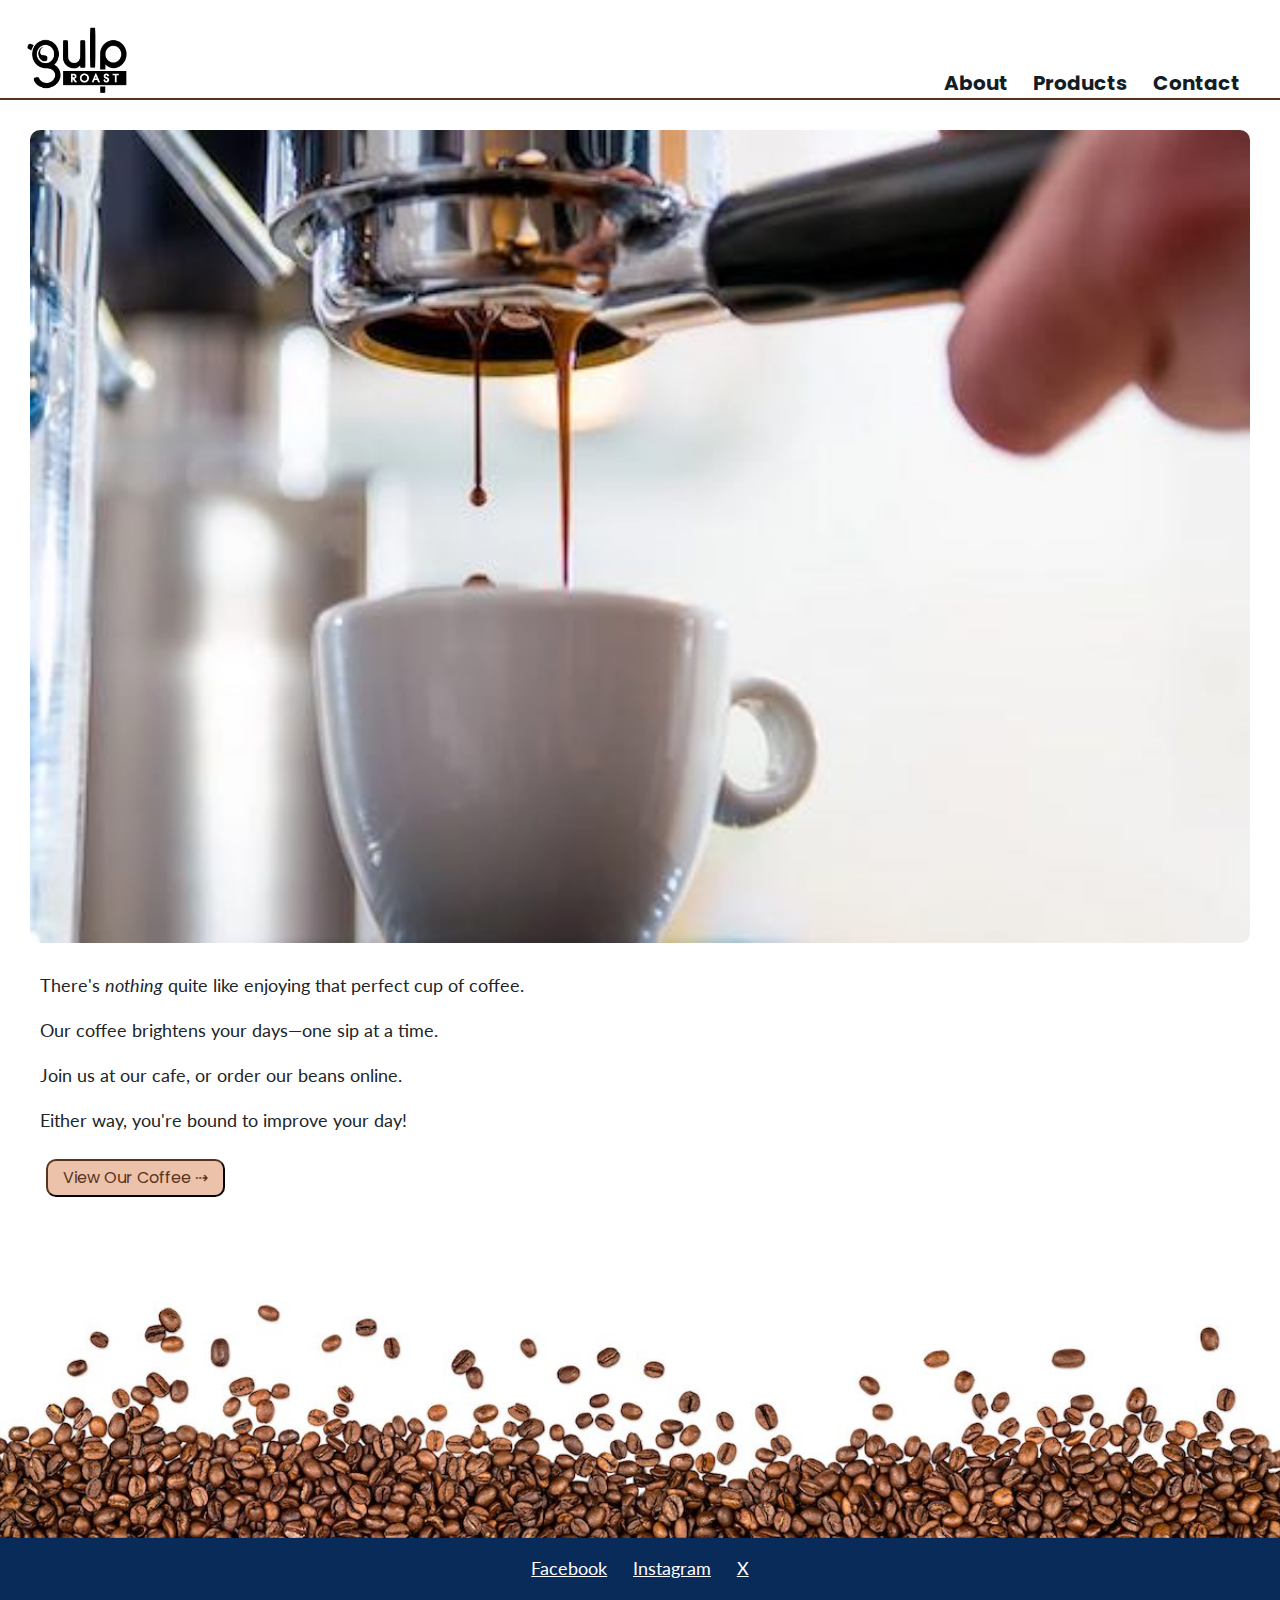
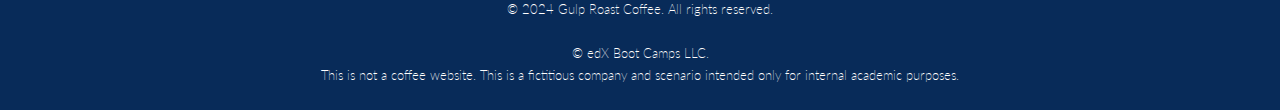
<file: index.html>
<!DOCTYPE html>
<html lang="en">

<head>
  <meta charset="utf-8">
  <meta name="viewport" content="width=device-width, initial-scale=1">
  <!-- bootstrap -->
  <link href="https://cdn.jsdelivr.net/npm/bootstrap@5.3.3/dist/css/bootstrap.min.css" rel="stylesheet"
    integrity="sha384-QWTKZyjpPEjISv5WaRU9OFeRpok6YctnYmDr5pNlyT2bRjXh0JMhjY6hW+ALEwIH" crossorigin="anonymous">

  <link rel="stylesheet" href="index.css">
  <link rel="stylesheet" href="about.css">
  <link rel="stylesheet" href="products.css">
  <link rel="stylesheet" href="contact.css">

  <!-- Poppins font -->
  <link rel="preconnect" href="https://fonts.googleapis.com">
  <link rel="preconnect" href="https://fonts.gstatic.com" crossorigin>
  <link
    href="https://fonts.googleapis.com/css2?family=Poppins:ital,wght@0,100;0,200;0,300;0,400;0,500;0,600;0,700;0,800;0,900;1,100;1,200;1,300;1,400;1,500;1,600;1,700;1,800;1,900&display=swap"
    rel="stylesheet">

  <!-- Lato font -->
  <link rel="preconnect" href="https://fonts.googleapis.com">
  <link rel="preconnect" href="https://fonts.gstatic.com" crossorigin>
  <link
    href="https://fonts.googleapis.com/css2?family=Lato:ital,wght@0,100;0,300;0,400;0,700;0,900;1,100;1,300;1,400;1,700;1,900&display=swap"
    rel="stylesheet">

  <title> Gulp Roast Coffee Homepage</title>
</head>

<body>
  <header>
    <div class="navbar">

      <!-- header logo -->
      <div id="logo">
        <a href="index.html">
          <img src="images/gulp-logo-dark.jpg" alt="gulp-roast-coffee-dark-logo">
        </a>
      </div>

      <!-- header navigation -->
      <nav>
        <ul class="nav-links">
          <li><a href="about.html">About</a></li>
          <li><a href="products.html">Products</a></li>
          <li><a href="contact.html">Contact</a></li>
        </ul>
      </nav>
    </div>
  </header>


  <!-- body content -->
  <section class="copy">
    <!-- hero graphic -->
    <div class="hero-image">
      <img src="images/gulp-espresso.jpg" alt="gulp-espresso">
    </div>

    <!-- homepage text -->
    <div class="flex-container">
      <div id="text-block">
        <p>There's <em>nothing</em> quite like enjoying that perfect cup of coffee.
          <br>
          Our coffee brightens your days—one sip at a time.<br>
          Join us at our cafe, or order our beans online. <br>
          Either way, you're bound to improve your day!
        </p>
        &nbsp;
        <button><a href="products.html">View Our Coffee ⇢</a></button>
      </div>
    </div>
  </section>

  <!-- footer -->
  <!-- coffee beans -->
  <footer>
    <div class="footer-beans">
      <img src="images/gulp-bottom-beans.jpg" alt="gulp-bottom-beans">
    </div>

    <!-- blue footer box -->
    <div class="blue-footer">

      <!-- social links -->
      <div id="footer-social-links">
        <a href="facebook.com">Facebook</a>
        <a href="instagram.com">Instagram</a>
        <a href="x.com">X</a>
      </div>


      <!-- copyright -->
      <div class="copyright-text">
        <p>© 2024 Gulp Roast Coffee. All rights reserved.</p>
      </div>

      <!--disclaimer in footer-->
      <div class="footer-disclaimer">
        <p>© edX Boot Camps LLC.</p>
        <p>This is not a coffee website. This is a fictitious company and scenario intended only for internal
          academic purposes.</p>
      </div>

    </div>
  </footer>

</body>

</html>
</file>
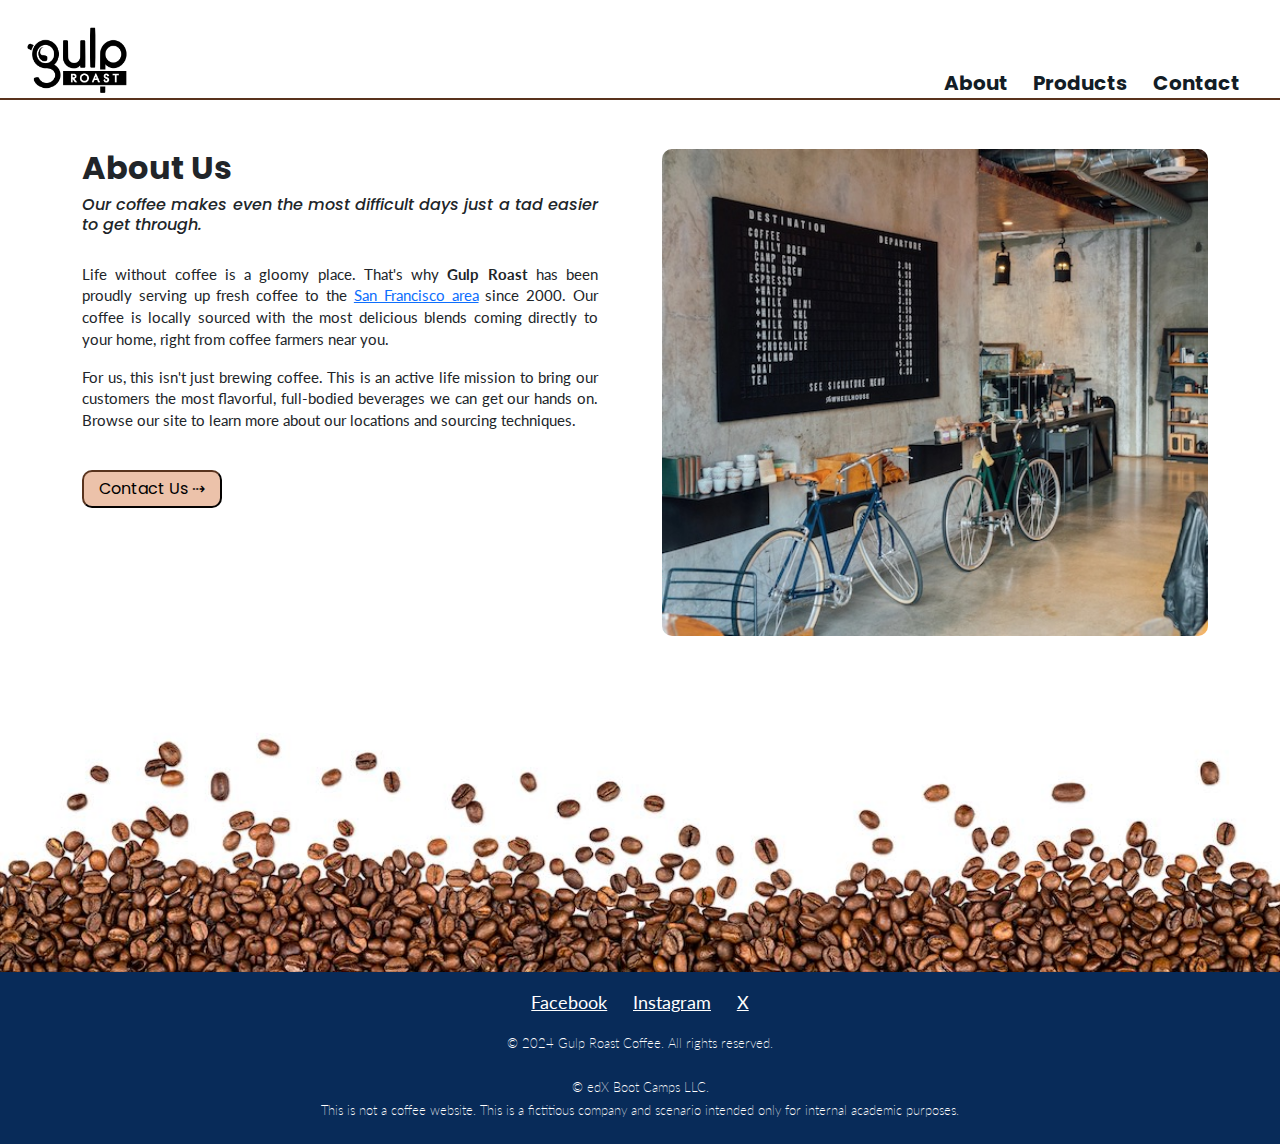
<file: about.html>
<!DOCTYPE html>
<html lang="en">

<head>
	<meta charset="utf-8">
	<meta name="viewport" content="width=device-width, initial-scale=1">
	<!-- bootstrap -->
	<link href="https://cdn.jsdelivr.net/npm/bootstrap@5.3.3/dist/css/bootstrap.min.css" rel="stylesheet"
		integrity="sha384-QWTKZyjpPEjISv5WaRU9OFeRpok6YctnYmDr5pNlyT2bRjXh0JMhjY6hW+ALEwIH" crossorigin="anonymous">

	<link rel="stylesheet" href="about.css">
	<link rel="stylesheet" href="index.css">
	<link rel="stylesheet" href="products.css">
	<link rel="stylesheet" href="contact.css">

	<!-- Poppins font -->
	<link rel="preconnect" href="https://fonts.googleapis.com">
	<link rel="preconnect" href="https://fonts.gstatic.com" crossorigin>
	<link
		href="https://fonts.googleapis.com/css2?family=Poppins:ital,wght@0,100;0,200;0,300;0,400;0,500;0,600;0,700;0,800;0,900;1,100;1,200;1,300;1,400;1,500;1,600;1,700;1,800;1,900&display=swap"
		rel="stylesheet">

	<!-- Lato font -->
	<link rel="preconnect" href="https://fonts.googleapis.com">
	<link rel="preconnect" href="https://fonts.gstatic.com" crossorigin>
	<link
		href="https://fonts.googleapis.com/css2?family=Lato:ital,wght@0,100;0,300;0,400;0,700;0,900;1,100;1,300;1,400;1,700;1,900&display=swap"
		rel="stylesheet">

	<title> Gulp Roast Coffee About Us</title>
</head>

<body>
	<header>
		<div class="navbar">

			<!-- header logo -->
			<div id="logo">
				<a href="index.html">
					<img src="images/gulp-logo-dark.jpg" alt="gulp-roast-coffee-dark-logo">
				</a>
			</div>

			<!-- header navigation -->
			<nav>
				<ul class="nav-links">
					<li><a href="about.html">About</a></li>
					<li><a href="products.html">Products</a></li>
					<li><a href="contact.html">Contact</a></li>
				</ul>
			</nav>
		</div>
	</header>

	<!-- about us content-->
	<section class=about-us>
		<div class="row g-4">

			<!-- about us text -->
			<div class="col">
				<div id="card-text">
					<h1>About Us</h1>
					<h2>Our coffee makes even the most difficult days just a tad easier to get through.</h2><br>

					<p>Life without coffee is a gloomy place. That's why <strong>Gulp Roast</strong> has been proudly
						serving up
						fresh coffee to the <a href="https://goo.gl/maps/3rAyszfwSDx8Si2Y9">San Francisco area</a> since
						2000. Our
						coffee is locally sourced with the most delicious blends coming directly to your home, right
						from
						coffee
						farmers near you.</p>

					<p>For us, this isn't just brewing coffee. This is an active life mission to bring our customers the
						most
						flavorful, full-bodied beverages we can get our hands on. Browse our site to learn more about
						our
						locations and sourcing techniques.</p>
					<br>

					<a href="https://contact.html"><button>Contact Us ⇢</button></a>
				</div>
			</div>

			<!-- about us image -->
			<div class="col">
				<div class="image-container">
					<img src="images/gulp-menu.jpg" alt="gulp-roast-coffee-menu">
				</div>
			</div>
		</div>
	</section>

	<!-- footer -->
	<!-- coffee beans -->
	<footer>
		<div class="footer-beans">
			<img src="images/gulp-bottom-beans.jpg" alt="gulp-bottom-beans">
		</div>

		<!-- blue footer box -->
		<div class="blue-footer">

			<!-- social links -->
			<div id="footer-social-links">
				<a href="facebook.com">Facebook</a>
				<a href="instagram.com">Instagram</a>
				<a href="x.com">X</a>
			</div>


			<!-- copyright -->
			<div class="copyright-text">
				<p>© 2024 Gulp Roast Coffee. All rights reserved.</p>
			</div>

			<!--disclaimer in footer-->
			<div class="footer-disclaimer">
				<p>© edX Boot Camps LLC.</p>
				<p>This is not a coffee website. This is a fictitious company and scenario intended only for internal
					academic purposes.</p>
			</div>

		</div>
	</footer>
</body>

</html>
</file>
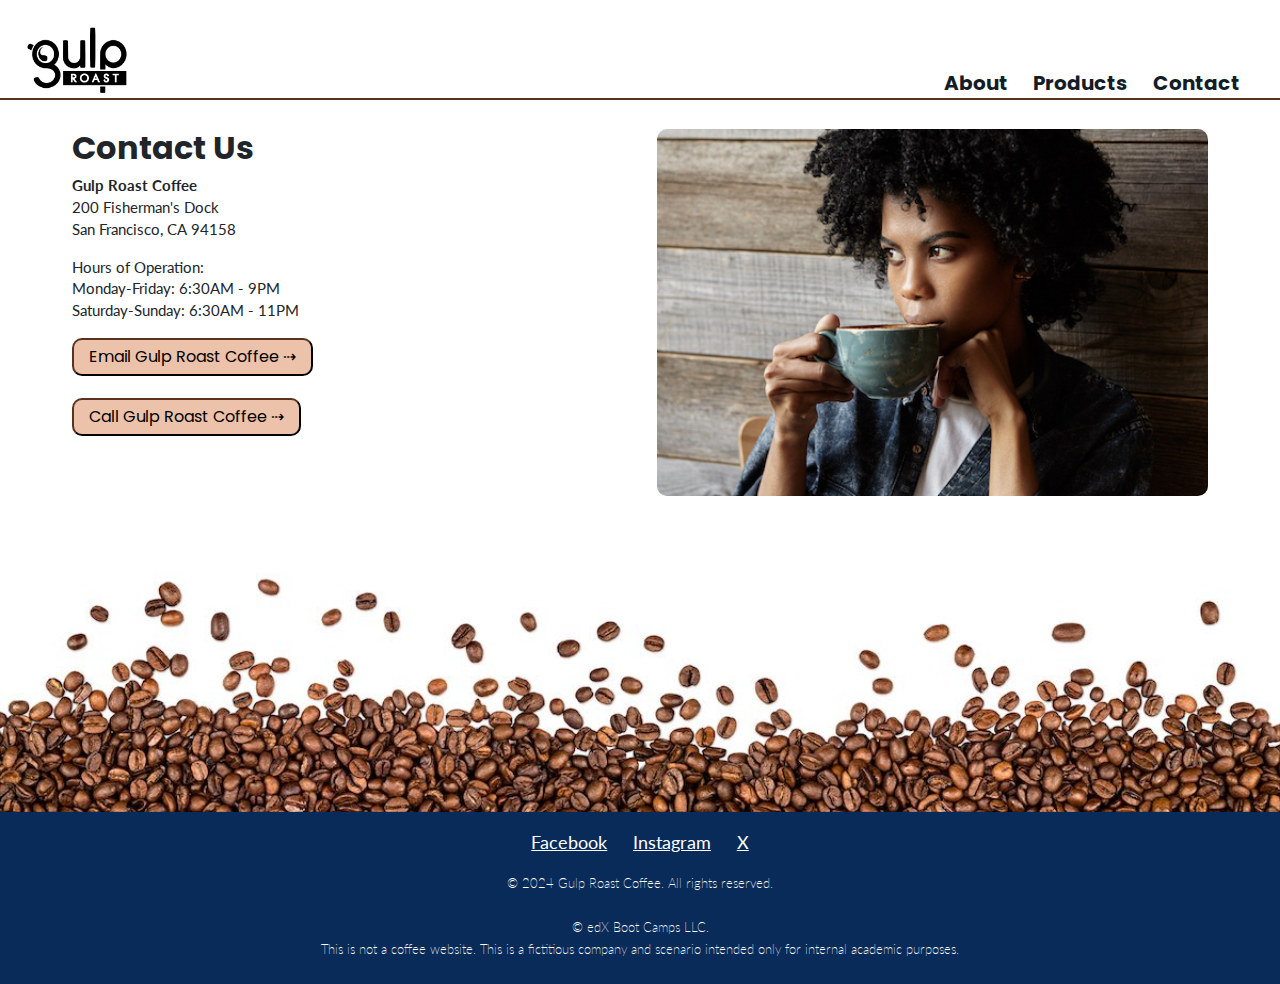
<file: contact.html>
<!DOCTYPE html>
<html lang="en">

<head>
	<meta charset="utf-8">
	<meta name="viewport" content="width=device-width, initial-scale=1">
	<!-- bootstrap -->
	<link href="https://cdn.jsdelivr.net/npm/bootstrap@5.3.3/dist/css/bootstrap.min.css" rel="stylesheet"
		integrity="sha384-QWTKZyjpPEjISv5WaRU9OFeRpok6YctnYmDr5pNlyT2bRjXh0JMhjY6hW+ALEwIH" crossorigin="anonymous">

	<link rel="stylesheet" href="contact.css">
	<link rel="stylesheet" href="index.css">
	<link rel="stylesheet" href="about.css">
	<link rel="stylesheet" href="products.css">

	<!-- Poppins font -->
	<link rel="preconnect" href="https://fonts.googleapis.com">
	<link rel="preconnect" href="https://fonts.gstatic.com" crossorigin>
	<link
		href="https://fonts.googleapis.com/css2?family=Poppins:ital,wght@0,100;0,200;0,300;0,400;0,500;0,600;0,700;0,800;0,900;1,100;1,200;1,300;1,400;1,500;1,600;1,700;1,800;1,900&display=swap"
		rel="stylesheet">

	<!-- Lato font -->
	<link rel="preconnect" href="https://fonts.googleapis.com">
	<link rel="preconnect" href="https://fonts.gstatic.com" crossorigin>
	<link
		href="https://fonts.googleapis.com/css2?family=Lato:ital,wght@0,100;0,300;0,400;0,700;0,900;1,100;1,300;1,400;1,700;1,900&display=swap"
		rel="stylesheet">

	<title>Gulp Roast Coffee Contact Us</title>
</head>

<body>
	<header>
		<div class="navbar">

			<!-- header logo -->
			<div id="logo">
				<a href="index.html">
					<img src="images/gulp-logo-dark.jpg" alt="gulp-roast-coffee-dark-logo">
				</a>
			</div>

			<!-- header navigation -->
			<nav>
				<ul class="nav-links">
					<li><a href="about.html">About</a></li>
					<li><a href="products.html">Products</a></li>
					<li><a href="contact.html">Contact</a></li>
				</ul>
			</nav>
		</div>
	</header>

	<!-- contact content-->
	<section class="contact">
		<div class="row g-4">

			<!-- contact text -->
			<div class="col">
				<div id="card-text">
					<h1>Contact Us</h1>
					<p><strong>Gulp Roast Coffee</strong><br>
						200 Fisherman's Dock <br>
						San Francisco, CA 94158 <br></p>

					<p>Hours of Operation:<br>
						Monday-Friday: 6:30AM - 9PM<br>
						Saturday-Sunday: 6:30AM - 11PM</p>

					<a href="mailto:contact@gulproastcoffee.com"><button class="email-button">Email Gulp Roast
							Coffee ⇢</button></a>
					<br>
					<br>

					<a href="tel:+11234567890"><button class="phone-button">Call Gulp Roast Coffee ⇢</button></a>
				</div>
			</div>

			<!-- contact us image -->
			<div class="col">
				<div class="image-container">
					<img src="images/gulp-drinking-coffee.jpg" alt="gulp-drinking-coffee">
				</div>
			</div>
		</div>
	</section>

	<!-- footer -->
	<!-- coffee beans -->
	<footer>
		<div class="footer-beans">
			<img src="images/gulp-bottom-beans.jpg" alt="gulp-bottom-beans">
		</div>

		<!-- blue footer box -->
		<div class="blue-footer">

			<!-- social links -->
			<div id="footer-social-links">
				<a href="facebook.com">Facebook</a>
				<a href="instagram.com">Instagram</a>
				<a href="x.com">X</a>
			</div>


			<!-- copyright -->
			<div class="copyright-text">
				<p>© 2024 Gulp Roast Coffee. All rights reserved.</p>
			</div>

			<!--disclaimer in footer-->
			<div class="footer-disclaimer">
				<p>© edX Boot Camps LLC.</p>
				<p>This is not a coffee website. This is a fictitious company and scenario intended only for internal
					academic purposes.</p>
			</div>

		</div>
	</footer>
</body>

</html>
</file>
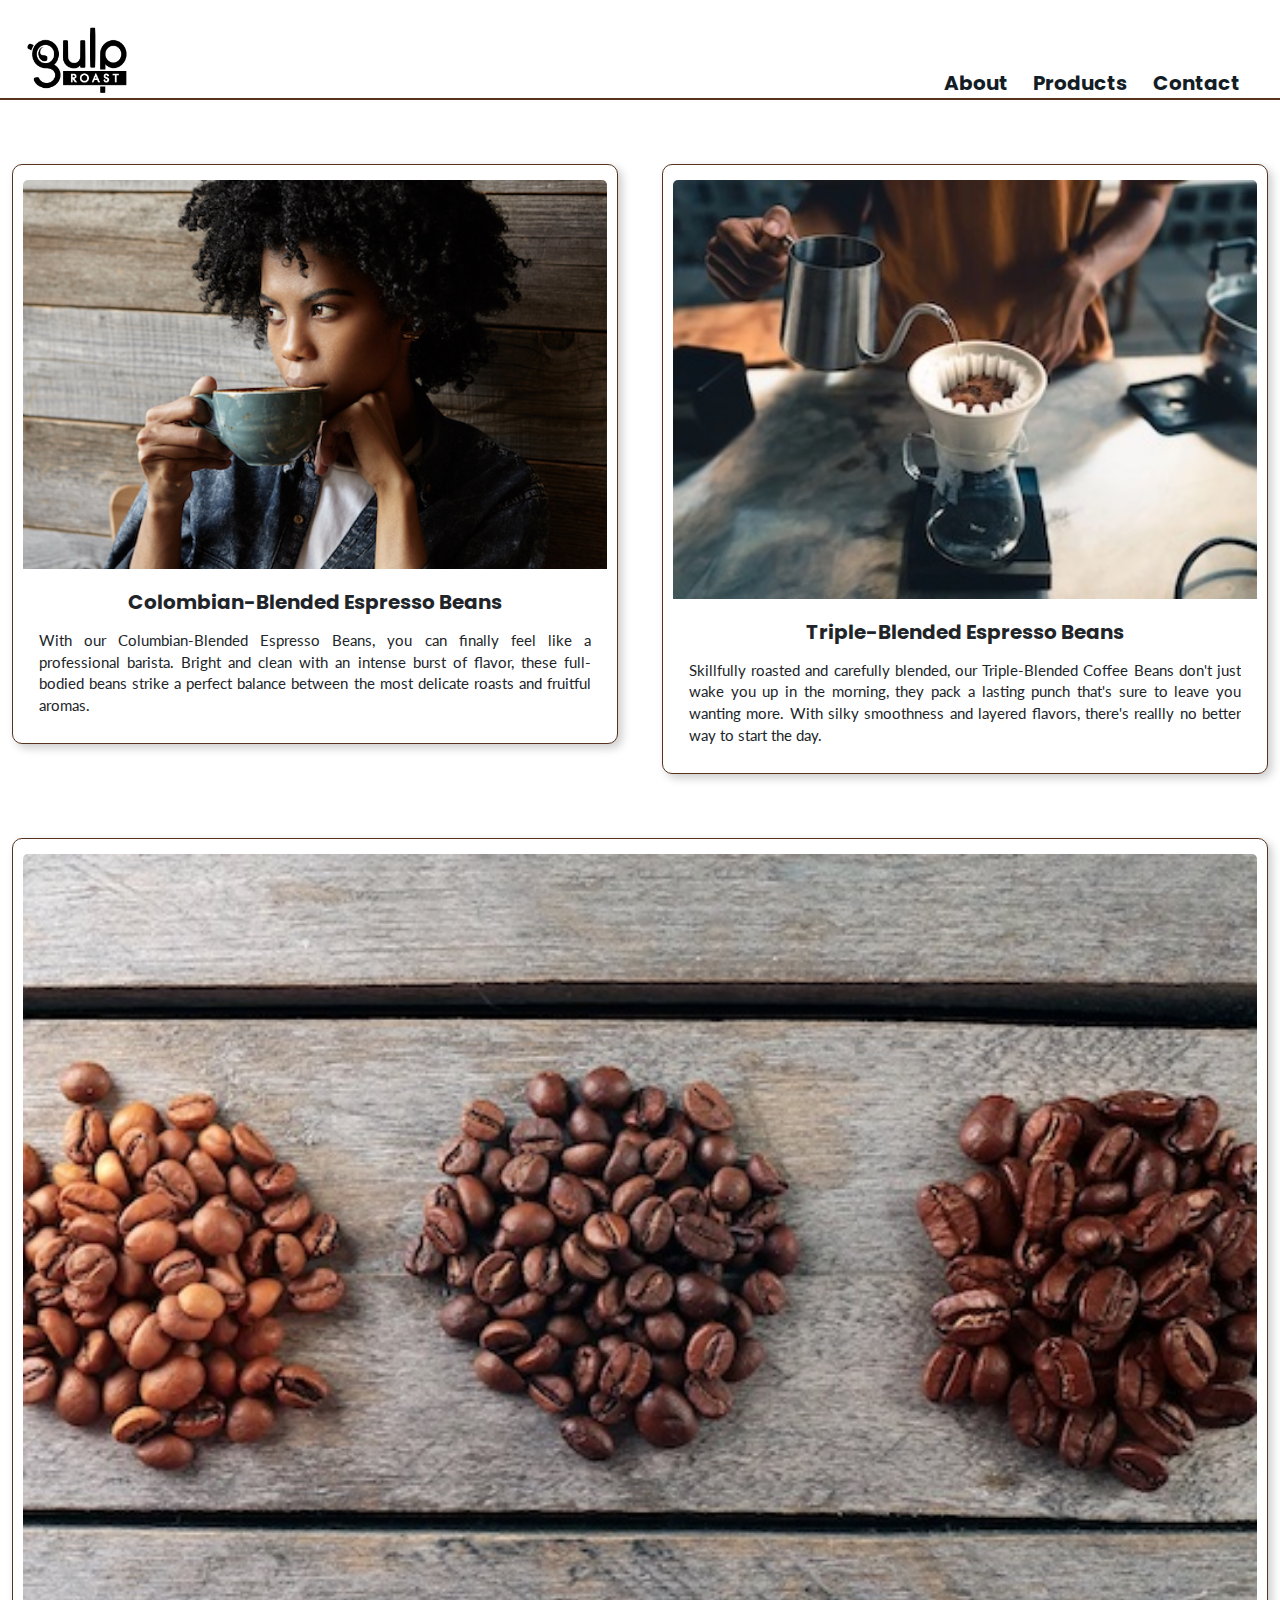
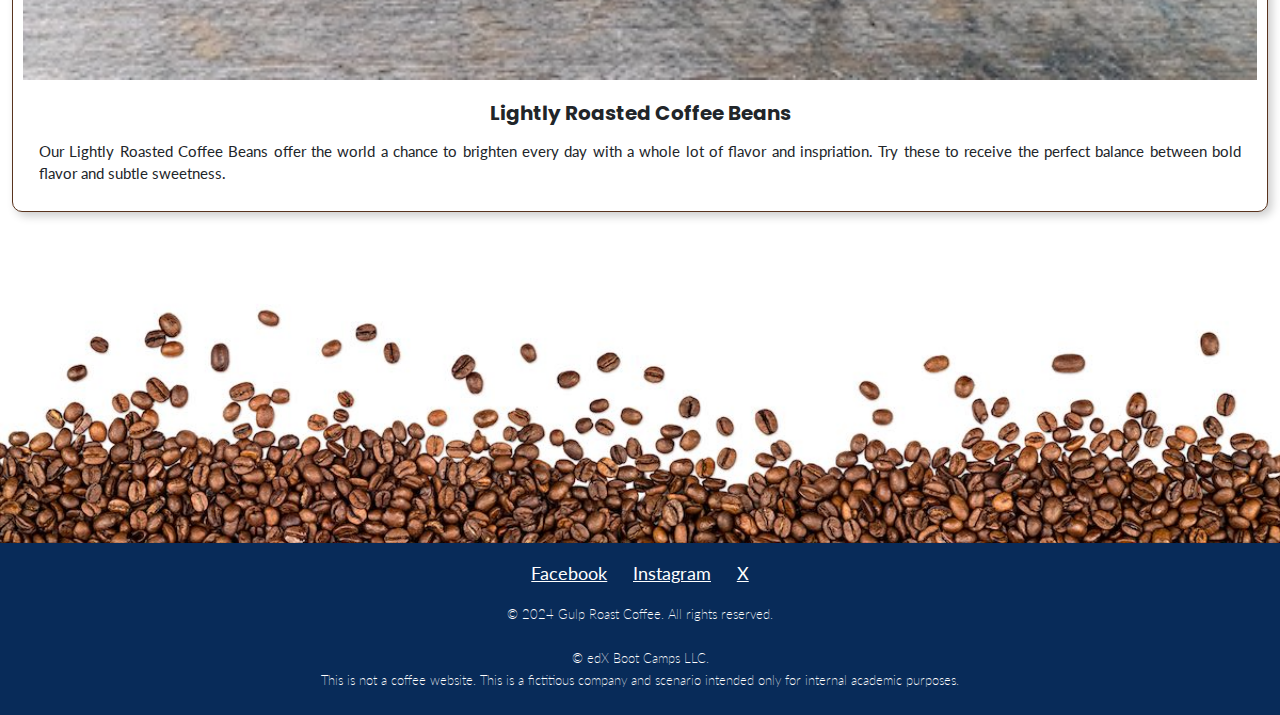
<file: products.html>
<!DOCTYPE html>
<html lang="en">

<head>
	<meta charset="utf-8">
	<meta name="viewport" content="width=device-width, initial-scale=1">
	<!-- bootstrap -->
	<link href="https://cdn.jsdelivr.net/npm/bootstrap@5.3.3/dist/css/bootstrap.min.css" rel="stylesheet"
		integrity="sha384-QWTKZyjpPEjISv5WaRU9OFeRpok6YctnYmDr5pNlyT2bRjXh0JMhjY6hW+ALEwIH" crossorigin="anonymous">

	<link rel="stylesheet" href="products.css">
	<link rel="stylesheet" href="index.css">
	<link rel="stylesheet" href="about.css">
	<link rel="stylesheet" href="contact.css">

	<!-- Poppins font -->
	<link rel="preconnect" href="https://fonts.googleapis.com">
	<link rel="preconnect" href="https://fonts.gstatic.com" crossorigin>
	<link
		href="https://fonts.googleapis.com/css2?family=Poppins:ital,wght@0,100;0,200;0,300;0,400;0,500;0,600;0,700;0,800;0,900;1,100;1,200;1,300;1,400;1,500;1,600;1,700;1,800;1,900&display=swap"
		rel="stylesheet">

	<!-- Lato font -->
	<link rel="preconnect" href="https://fonts.googleapis.com">
	<link rel="preconnect" href="https://fonts.gstatic.com" crossorigin>
	<link
		href="https://fonts.googleapis.com/css2?family=Lato:ital,wght@0,100;0,300;0,400;0,700;0,900;1,100;1,300;1,400;1,700;1,900&display=swap"
		rel="stylesheet">

	<title>Gulp Roast Coffee Products</title>
</head>

<header>
	<div class="navbar">

		<!-- header logo -->
		<div id="logo">
			<a href="index.html">
				<img src="images/gulp-logo-dark.jpg" alt="gulp-roast-coffee-dark-logo">
			</a>
		</div>

		<!-- header navigation -->
		<nav>
			<ul class="nav-links">
				<li><a href="about.html">About</a></li>
				<li><a href="products.html">Products</a></li>
				<li><a href="contact.html">Contact</a></li>
			</ul>
		</nav>
	</div>
</header>

<body>
	<!-- body content -->
	<!-- grid -->
	<div class="row row-cols-1 row-cols-md-3 g-4">

		<!-- Product Card 1 -->
		<div class="col">
			<div class="card">
				<img src="images/gulp-drinking-coffee.jpg" class="card-img-top"
					alt="woman drinking coffee from a white mug">
				<div class="card-body">
					<h5 class="card-title">Colombian-Blended Espresso Beans</h5>
					<p></p>
					<p class="card-text">With our Columbian-Blended Espresso Beans, you can finally feel like a
						professional barista. Bright and clean with an intense burst of flavor, these full-bodied beans
						strike a
						perfect balance between the most delicate roasts and fruitful aromas.</p>
				</div>
			</div>
		</div>

		<!-- Product Card 2 -->
		<div class="col">
			<div class="card">
				<img src="images/gulp-pouring-coffee-horizontal-sm.jpg" class="card-img-top"
					alt="pouring water from a gooseneck kettle into a pourover top with a glass base">
				<div class="card-body">
					<h5 class="card-title">Triple-Blended Espresso Beans</h5>
					<p></p>
					<p class="card-text">Skillfully roasted and carefully blended, our Triple-Blended Coffee Beans don't
						just wake you up in the morning, they pack a lasting punch that's sure to leave you wanting
						more. With silky smoothness and layered flavors, there's reallly no better way to start the day.
					</p>
				</div>
			</div>
		</div>

		<!-- Product Card 3 -->
		<div class="col">
			<div class="card">
				<img src="images/gulp-coffee-beans.jpg" class="card-img-top"
					alt="three small piles of coffee beans on a wood background">
				<div class="card-body">
					<h5 class="card-title">Lightly Roasted Coffee Beans</h5>
					<p></p>
					<p class="card-text">Our Lightly Roasted Coffee Beans offer the world a chance to brighten every day
						with a whole lot of flavor and inspriation. Try these to receive the perfect balance between
						bold flavor and subtle sweetness.</p>
				</div>
			</div>
		</div>
	</div>

	<!-- footer -->
	<!-- coffee beans -->
	<footer>
		<div class="footer-beans">
			<img src="images/gulp-bottom-beans.jpg" alt="gulp-bottom-beans">
		</div>

		<!-- blue footer box -->
		<div class="blue-footer">

			<!-- social links -->
			<div id="footer-social-links">
				<a href="facebook.com">Facebook</a>
				<a href="instagram.com">Instagram</a>
				<a href="x.com">X</a>
			</div>


			<!-- copyright -->
			<div class="copyright-text">
				<p>© 2024 Gulp Roast Coffee. All rights reserved.</p>
			</div>

			<!--disclaimer in footer-->
			<div class="footer-disclaimer">
				<p>© edX Boot Camps LLC.</p>
				<p>This is not a coffee website. This is a fictitious company and scenario intended only for internal
					academic purposes.</p>
			</div>

		</div>
	</footer>

</body>

</html>
</file>
<file: index.css>
body {
	box-sizing: border-box;
	margin: 0;
	padding: 0;
}

/* Header */
header {
	width: 100%;
	height: 100px;
	border-bottom: 2px solid #59331d;
	background-color: #ffffff;
	display: inline-flex;
	overflow: hidden;
}

.navbar {
	width: 100%;
	display: flex;
	flex-direction: row;
	overflow: hidden;
}

#logo {
	float: left;
	padding-left: 20px;
	padding-bottom: 50px;
}

#logo img {
	width: 114.19px;
	height: 80.183px;
}

nav {
	float: right;
}

.nav-links {
	list-style-type: none;
	margin-top: 10px;
	margin-right: 20px;
}

.nav-links li {
	display: inline-block;
	margin-right: 20px;
}

.nav-links li a {
	font-family: "Poppins", sans-serif;
	font-weight: bold;
	font-size: 20px;
	color: #131d26;
	text-decoration: none;
	padding: 50px 0;
	display: inline-block;
}

.nav-links li a:hover {
	color: #082b59;
}

/* Body Content */

section.copy {
	display: block;
	padding: 10px;
}

.hero-image {
	width: 100%;
	height: fit-content;
	margin: 20px 20px;
	padding-right: 40px;
}

.hero-image img {
	width: 100%;
	border-radius: 10px;
}

/* Text Block */

.flex-container {
	display: flex;
	justify-content: left;
	padding-left: 10px;
	width: 100%;
}

#text-block {
	display: fit;
	padding-left: 20px;
}

#text-block p {
	font-family: "Lato", sans-serif;
	font-size: large;
	font-weight: 400;
	line-height: 2.5;
}

#text-block button {
	background-color: rgba(217, 133, 85, 0.5);
	color: white;
	justify-content: center;
	text-align: center;
	border-color: #59331d;
	border-radius: 10px;
	padding: 5px 15px;
	font-family: "Poppins", sans-serif;
	font-size: medium;
	margin-left: -5px;
}

button a {
	color: #59331d;
	text-decoration: none;
}

/* Footer */
footer {
	width: 100%;
	height: fit-content;
}

.footer-beans img {
	width: 100%;
	padding-top: 75px;
}

.blue-footer {
	background-color: #082b59;
	padding: 15px;
	width: auto;
	line-height: 30px;
}

.footer-disclaimer {
	text-align: center;
	font-size: small;
}

.footer-disclaimer p {
	font-family: "Lato", sans-serif;
	font-weight: 200;
	color: white;
	line-height: .5;
}

#footer-social-links {
	text-align: center;
	word-spacing: 20px;
	padding-bottom: 10px;
}

#footer-social-links a {
	font-family: "Lato", sans-serif;
	font-weight: 400;
	color: white;
}

.copyright-text {
	color: white;
	font-size: small;
	padding-bottom: 10px;
}

.copyright-text p {
	font-family: "Lato", sans-serif;
	font-weight: 200;
	text-align: center;
}


/* Smartphone styles */
@media (max-width: 767px) {
	body {
		font-size: 14px;
	}
}

/* Tablet styles */
@media (min-width: 768px) and (max-width: 1024px) {
	body {
		font-size: 16px;
	}
}

/* Small desktop styles */
@media (min-width: 1024px) and (max-width: 1366px) {
	body {
		font-size: 18px;
	}
}

/* Medium to large desktop styles */
@media (min-width: 1366px) and (max-width: 1920px) {
	body {
		font-size: 20px;
	}
}
</file>
<file: about.css>
body {
	box-sizing: border-box;
	margin: 0;
	padding: 0;
}

/* Header */
header {
	width: 100%;
	height: 100px;
	border-bottom: 2px solid #59331d;
	background-color: #ffffff;
	display: inline-flex;
	overflow: hidden;
}

.navbar {
	width: 100%;
	display: flex;
	flex-direction: row;
	overflow: hidden;
}

#logo {
	float: left;
	padding-left: 20px;
	padding-bottom: 50px;
}

#logo img {
	width: 114.19px;
	height: 80.183px;
}

nav {
	float: right;
}

.nav-links {
	list-style-type: none;
	margin-top: 10px;
	margin-right: 20px;
}

.nav-links li {
	display: inline-block;
	margin-right: 20px;
}

.nav-links li a {
	font-family: "Poppins", sans-serif;
	font-weight: bold;
	font-size: 20px;
	color: #131d26;
	text-decoration: none;
	padding: 50px 0;
	display: inline-block;
}

.nav-links li a:hover {
	color: #082b59;
}

/* About Us Content */

section.about-us {
	background-color: white;
	padding: 20px;
	margin: -15px 20px;
}

h1 {
	font-family: "Poppins", sans-serif;
	font-size: xx-large;
	font-weight: 700;
}

h2 {
	font-family: "Poppins", sans-serif;
	font-size: medium;
	font-style: italic;
}

.row {
	display: flex;
	flex-direction: row;
	gap: 30px;
	flex-wrap: wrap;
	width: auto;
	margin: 0 auto;
}

.col {
	flex: 1 1 calc(50% - 20px);
	box-sizing: border-box;
}

#card-text {
	font-family: "Lato", sans-serif;
	font-weight: 400;
	font-size: 14.5px;
	text-align: justify;
	overflow: hidden;
	line-height: 1.5;
	position: relative;
	padding-left: 20px;
	padding-right: 20px;
}

button {
	padding-top: 20px;
	background-color: rgba(217, 133, 85, 0.5);
	justify-content: center;
	text-align: center;
	border-color: #59331d;
	border-radius: 10px;
	padding: 5px 15px;
	font-family: "Poppins", sans-serif;
	font-size: medium;
}

.image-container {
	width: 100%;
	height: 100%;
	overflow: hidden;
}

.image-container img {
	width: 100%;
	border-radius: 10px;
}

/* Footer */
footer {
	width: 100%;
	height: fit-content;
}

.footer-beans img {
	width: 100%;
	padding-top: 75px;
}

.blue-footer {
	background-color: #082b59;
	padding: 15px;
	width: auto;
	line-height: 30px;
}

.footer-disclaimer {
	text-align: center;
	font-size: small;
}

.footer-disclaimer p {
	font-family: "Lato", sans-serif;
	font-weight: 200;
	color: white;
	line-height: .5;
}

#footer-social-links {
	text-align: center;
	word-spacing: 20px;
	padding-bottom: 10px;
}

#footer-social-links a {
	font-family: "Lato", sans-serif;
	font-weight: 400;
	color: white;
}

.copyright-text {
	color: white;
	font-size: small;
	padding-bottom: 10px;
}

.copyright-text p {
	font-family: "Lato", sans-serif;
	font-weight: 200;
	text-align: center;
}


/* Smartphone styles */
@media (max-width: 767px) {
	body {
		font-size: 14px;
	}
}

/* Tablet styles */
@media (min-width: 768px) and (max-width: 1024px) {
	body {
		font-size: 16px;
	}
}

/* Small desktop styles */
@media (min-width: 1024px) and (max-width: 1366px) {
	body {
		font-size: 18px;
	}
}

/* Medium to large desktop styles */
@media (min-width: 1366px) and (max-width: 1920px) {
	body {
		font-size: 20px;
	}
}
</file>
<file: products.css>
body {
	box-sizing: border-box;
	margin: 0;
	padding: 0;
}

/* Header */
header {
	width: 100%;
	height: 100px;
	border-bottom: 2px solid #59331d;
	background-color: #ffffff;
	display: inline-flex;
	overflow: hidden;
}

.navbar {
	width: 100%;
	display: flex;
	flex-direction: row;
	overflow: hidden;
}

#logo {
	float: left;
	padding-left: 20px;
	padding-bottom: 50px;
}

#logo img {
	width: 114.19px;
	height: 80.183px;
}

nav {
	float: right;
}

.nav-links {
	list-style-type: none;
	margin-top: 10px;
	margin-right: 20px;
}

.nav-links li {
	display: inline-block;
	margin-right: 20px;
}

.nav-links li a {
	font-family: "Poppins", sans-serif;
	font-weight: bold;
	font-size: 20px;
	color: #131d26;
	text-decoration: none;
	padding: 50px 0;
	display: inline-block;
}

.nav-links li a:hover {
	color: #082b59;
}


/* Body Content */
.row {
	display: flex;
	justify-content: space-between;
	gap: 10px;
	flex-wrap: wrap;
	width: auto;
	margin: -20px auto;
	height: fit-content;
}

.col {
	flex: 1 1 calc(33.3% - 20px);
	box-sizing: border-box;
}

.card {
	width: 100%;
	height: auto;
	border: 1px solid #59331d;
	box-shadow: 4px 4px 10px rgba(0, 0, 0, 0.2);
	display: flex;
	flex-direction: column;
	align-items: center;
	justify-content: space-between;
	padding: 10px;
	border-radius: 10px;
	margin-top: 20px;
}

.card-img-top {
	height: auto;
	width: 100%;
	margin: 5px auto;
}

.card img {
	width: 100%;
	height: auto;
}

.card-title {
	font-size: 20px;
	text-align: center;
}

h1,
h5 {
	font-family: "Poppins", sans-serif;
	font-weight: 700;
}

.card-text {
	font-family: "Lato", sans-serif;
	font-weight: 400;
	font-size: 14.5px;
	text-align: justify;
	overflow: hidden;
	line-height: 1.5;
	position: relative;
}

/* Footer */
footer {
	width: 100%;
	height: fit-content;
}

.footer-beans img {
	width: 100%;
	padding-top: 75px;
}

.blue-footer {
	background-color: #082b59;
	padding: 15px;
	width: auto;
	line-height: 30px;
}

.footer-disclaimer {
	text-align: center;
	font-size: small;
}

.footer-disclaimer p {
	font-family: "Lato", sans-serif;
	font-weight: 200;
	color: white;
	line-height: .5;
}

#footer-social-links {
	text-align: center;
	word-spacing: 20px;
	padding-bottom: 10px;
}

#footer-social-links a {
	font-family: "Lato", sans-serif;
	font-weight: 400;
	color: white;
}

.copyright-text {
	color: white;
	font-size: small;
	padding-bottom: 10px;
}

.copyright-text p {
	font-family: "Lato", sans-serif;
	font-weight: 200;
	text-align: center;
}


/* Smartphone styles */
@media (max-width: 767px) {
	body {
		font-size: 14px;
	}
}

/* Tablet styles */
@media (min-width: 768px) and (max-width: 1024px) {
	body {
		font-size: 16px;
	}
}

/* Small desktop styles */
@media (min-width: 1024px) and (max-width: 1366px) {
	body {
		font-size: 18px;
	}
}

/* Medium to large desktop styles */
@media (min-width: 1366px) and (max-width: 1920px) {
	body {
		font-size: 20px;
	}
}
</file>
<file: contact.css>
body {
	box-sizing: border-box;
	margin: 0;
	padding: 0;
}

/* Header */
header {
	width: 100%;
	height: 100px;
	border-bottom: 2px solid #59331d;
	background-color: #ffffff;
	display: inline-flex;
	overflow: hidden;
}

.navbar {
	width: 100%;
	display: flex;
	flex-direction: row;
	overflow: hidden;
}

#logo {
	float: left;
	padding-left: 20px;
	padding-bottom: 50px;
}

#logo img {
	width: 114.19px;
	height: 80.183px;
}

nav {
	float: right;
}

.nav-links {
	list-style-type: none;
	margin-top: 10px;
	margin-right: 20px;
}

.nav-links li {
	display: inline-block;
	margin-right: 20px;
}

.nav-links li a {
	font-family: "Poppins", sans-serif;
	font-weight: bold;
	font-size: 20px;
	color: #131d26;
	text-decoration: none;
	padding: 50px 0;
	display: inline-block;
}

.nav-links li a:hover {
	color: #082b59;
}

/* Contact Content */

section.contact {
	background-color: white;
	padding: 20px;
	margin: -15px 20px;
}

h1 {
	font-family: "Poppins", sans-serif;
	font-size: xx-large;
	font-weight: 700;
}

h2 {
	font-family: "Poppins", sans-serif;
	font-size: medium;
	font-style: italic;
}

.row {
	display: flex;
	flex-direction: row;
	gap: 20px;
	width: auto;
	margin: 0 auto;
	padding-top: 20px;
}

.col {
	box-sizing: border-box;
}

#card-text {
	font-family: "Lato", sans-serif;
	font-weight: 400;
	font-size: 14.5px;
	overflow: hidden;
	line-height: 1.5;
	position: relative;
	padding-left: 30px;
	padding-right: 20px;
}

button {
	padding-top: 20px;
	background-color: rgba(217, 133, 85, 0.5);
	justify-content: center;
	text-align: center;
	border-color: #59331d;
	border-radius: 10px;
	padding: 5px 15px;
	font-family: "Poppins", sans-serif;
	font-size: medium;
}

.image-container {
	width: 100%;
	height: auto;
	overflow: hidden;
	padding-right: 20px;
}

.image-container img {
	width: 100%;
	border-radius: 10px;
	position: relative;
}

/* Footer */
footer {
	width: 100%;
	height: fit-content;
}

.footer-beans img {
	width: 100%;
	padding-top: 75px;
}

.blue-footer {
	background-color: #082b59;
	padding: 15px;
	width: auto;
	line-height: 30px;
}

.footer-disclaimer {
	text-align: center;
	font-size: small;
}

.footer-disclaimer p {
	font-family: "Lato", sans-serif;
	font-weight: 200;
	color: white;
	line-height: .5;
}

#footer-social-links {
	text-align: center;
	word-spacing: 20px;
	padding-bottom: 10px;
}

#footer-social-links a {
	font-family: "Lato", sans-serif;
	font-weight: 400;
	color: white;
}

.copyright-text {
	color: white;
	font-size: small;
	padding-bottom: 10px;
}

.copyright-text p {
	font-family: "Lato", sans-serif;
	font-weight: 200;
	text-align: center;
}


/* Smartphone styles */
@media (max-width: 767px) {
	body {
		font-size: 14px;
	}
}

/* Tablet styles */
@media (min-width: 768px) and (max-width: 1024px) {
	body {
		font-size: 16px;
	}
}

/* Small desktop styles */
@media (min-width: 1024px) and (max-width: 1366px) {
	body {
		font-size: 18px;
	}
}

/* Medium to large desktop styles */
@media (min-width: 1366px) and (max-width: 1920px) {
	body {
		font-size: 20px;
	}
}
</file>
